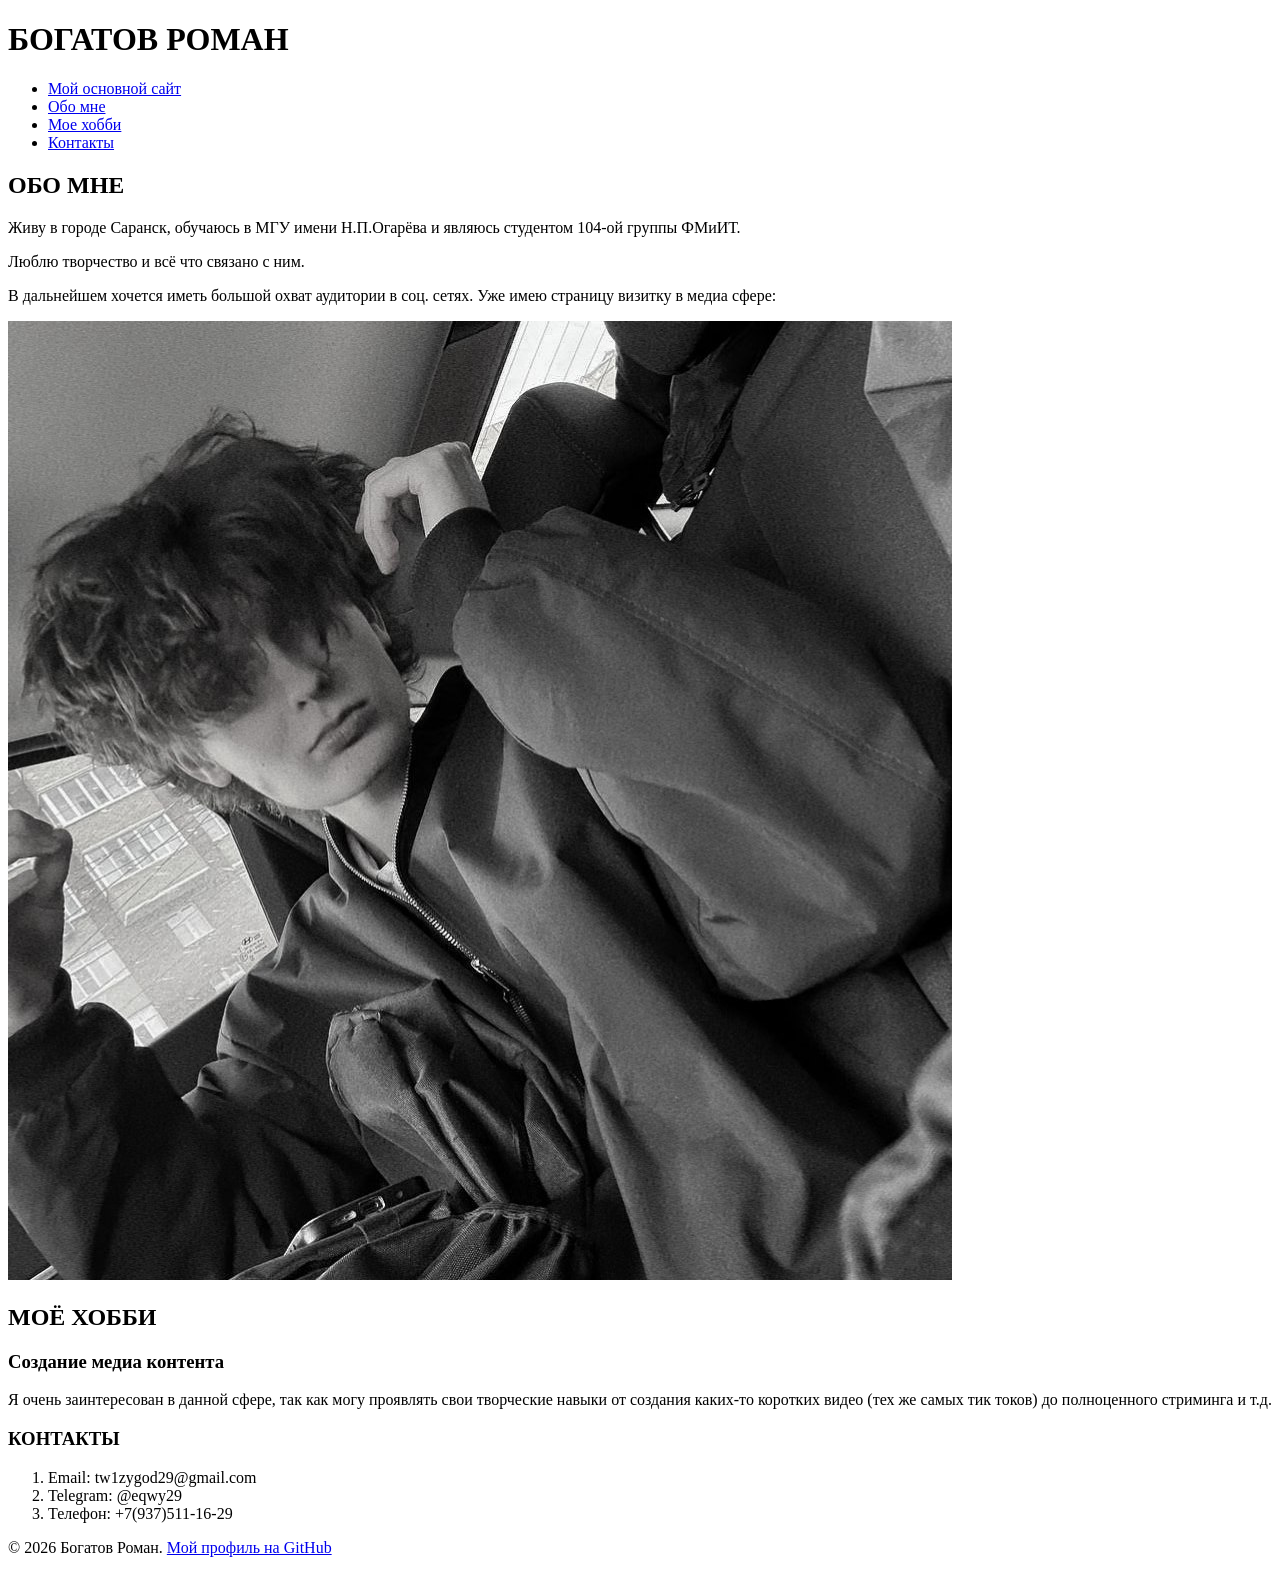
<file: index.html>
<!DOCTYPE html>
<html lang="ru">
<head>
    <meta charset="UTF-8">
    <meta name="description" content="Личная страница-визитка web-разработчика">
    <title>Богатов Роман</title>
</head>
<body>

    <header>
        <h1>БОГАТОВ РОМАН</h1>
        <nav>
            <ul>
		<li><a href="https://tw1zygod.netlify.app/">Мой основной сайт</a></li>
                <li><a href="#about">Обо мне</a></li>
                <li><a href="#hobby">Мое хобби</a></li>
                <li><a href="#contacts">Контакты</a></li>
            </ul>
        </nav>
    </header>

    <main>
        <section id="about">
            <h2>ОБО МНЕ</h2>
            <p>Живу в городе Саранск, обучаюсь в МГУ имени Н.П.Огарёва и являюсь студентом 104-ой группы ФМиИТ.</p>
            <p>Люблю творчество и всё что связано с ним.</p>
            <p>В дальнейшем хочется иметь большой охват аудитории в соц. сетях. Уже имею страницу визитку в медиа сфере: </p>
            
            <img src="1.jpg" alt="Это я =D">
        </section>

        <section id="hobby">
            <h2>МОЁ ХОББИ</h2>
            <article>
                <h3>Создание медиа контента</h3>
                <p>Я очень заинтересован в данной сфере, так как могу проявлять свои творческие навыки от создания каких-то коротких видео (тех же самых тик токов) до полноценного стриминга и т.д.</p>
            </article>
        </section>
    </main>

    <aside id="contacts">
        <h3>КОНТАКТЫ</h3>
        <ol>
            <li>Email: tw1zygod29@gmail.com</li>
            <li>Telegram: @eqwy29</li>
            <li>Телефон: +7(937)511-16-29</li>
        </ol>
    </aside>

    <footer>
        <p>&copy; 2026 Богатов Роман. <a href="https://github.com/tw1zygod" target="_blank">Мой профиль на GitHub</a></p>
    </footer>

</body>
</html>
</file>
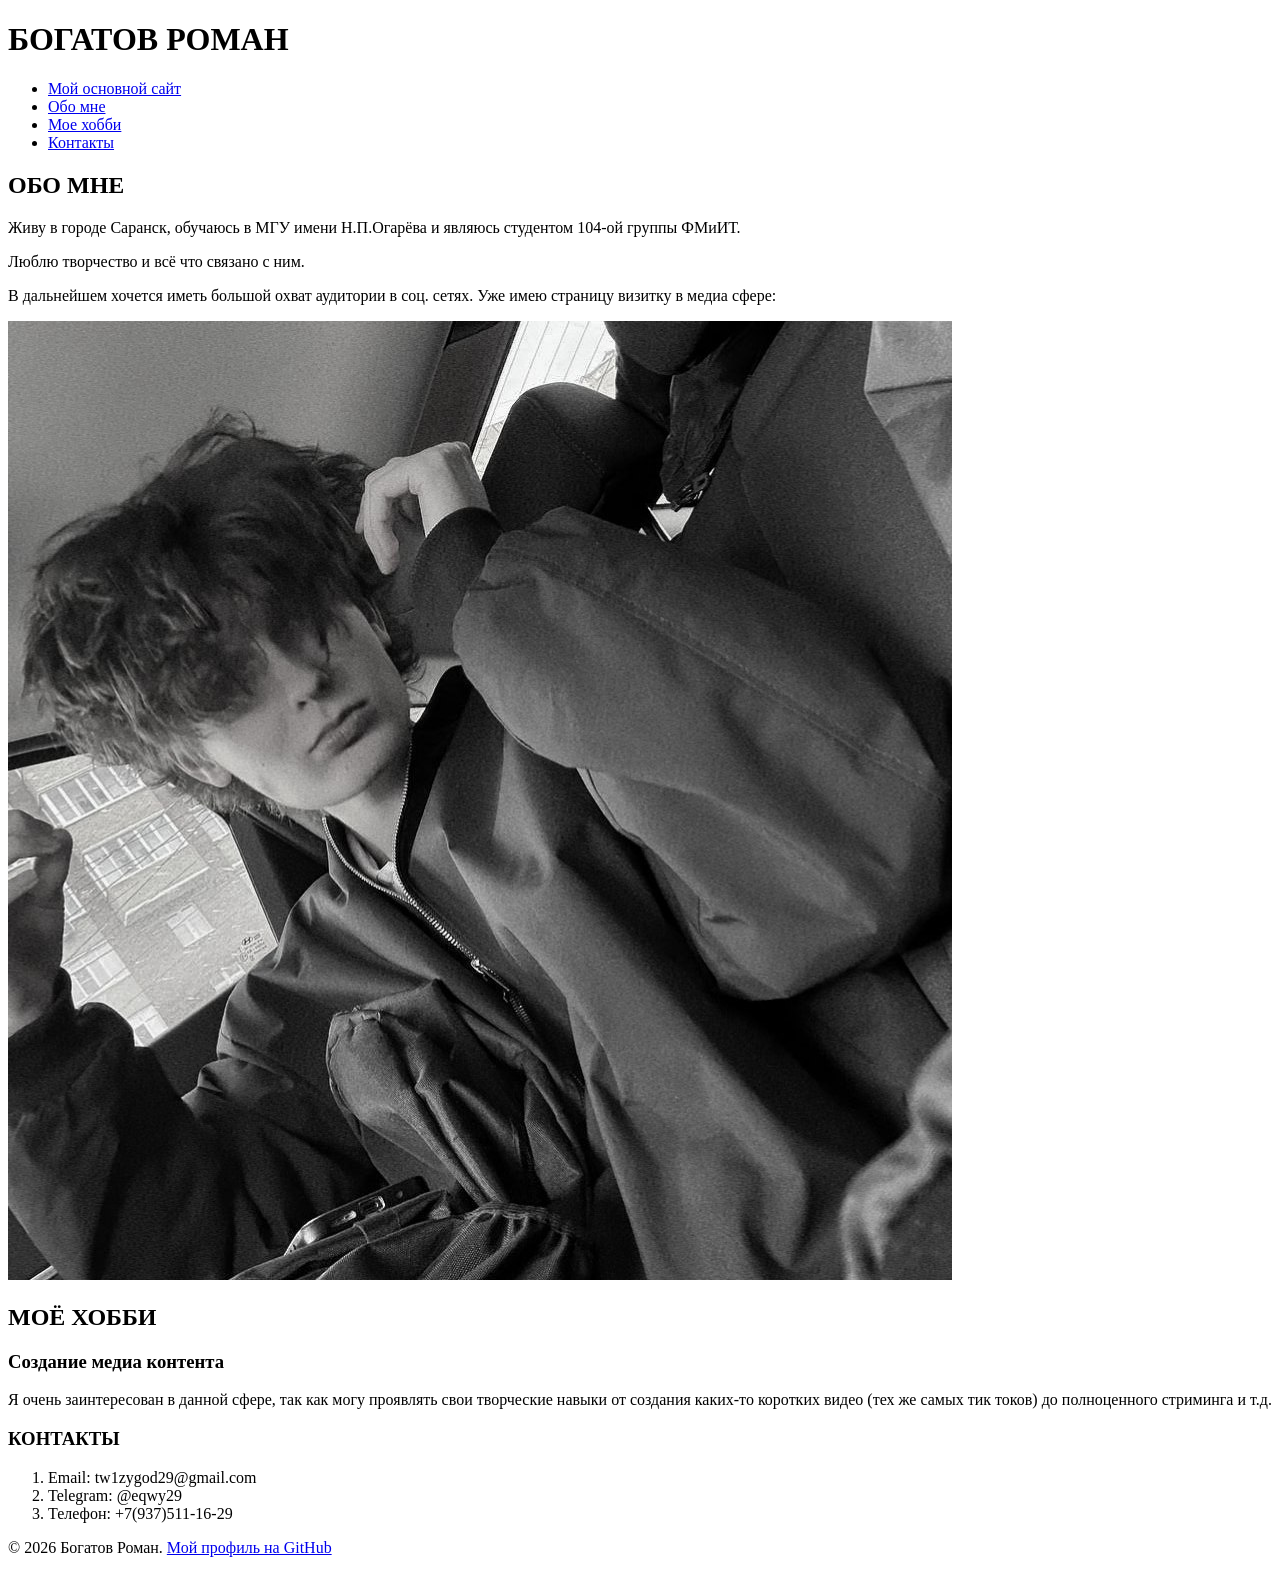
<file: MyPortfolio/index.html>
<!DOCTYPE html>
<html lang="ru">
<head>
    <meta charset="UTF-8">
    <meta name="description" content="Личная страница-визитка web-разработчика">
    <title>Богатов Роман</title>
</head>
<body>

    <header>
        <h1>БОГАТОВ РОМАН</h1>
        <nav>
            <ul>
		<li><a href="https://tw1zygod.netlify.app/">Мой основной сайт</a></li>
                <li><a href="#about">Обо мне</a></li>
                <li><a href="#hobby">Мое хобби</a></li>
                <li><a href="#contacts">Контакты</a></li>
            </ul>
        </nav>
    </header>

    <main>
        <section id="about">
            <h2>ОБО МНЕ</h2>
            <p>Живу в городе Саранск, обучаюсь в МГУ имени Н.П.Огарёва и являюсь студентом 104-ой группы ФМиИТ.</p>
            <p>Люблю творчество и всё что связано с ним.</p>
            <p>В дальнейшем хочется иметь большой охват аудитории в соц. сетях. Уже имею страницу визитку в медиа сфере: </p>
            
            <img src="1.jpg" alt="Это я =D">
        </section>

        <section id="hobby">
            <h2>МОЁ ХОББИ</h2>
            <article>
                <h3>Создание медиа контента</h3>
                <p>Я очень заинтересован в данной сфере, так как могу проявлять свои творческие навыки от создания каких-то коротких видео (тех же самых тик токов) до полноценного стриминга и т.д.</p>
            </article>
        </section>
    </main>

    <aside id="contacts">
        <h3>КОНТАКТЫ</h3>
        <ol>
            <li>Email: tw1zygod29@gmail.com</li>
            <li>Telegram: @eqwy29</li>
            <li>Телефон: +7(937)511-16-29</li>
        </ol>
    </aside>

    <footer>
        <p>&copy; 2026 Богатов Роман. <a href="https://github.com/tw1zygod" target="_blank">Мой профиль на GitHub</a></p>
    </footer>

</body>
</html>
</file>
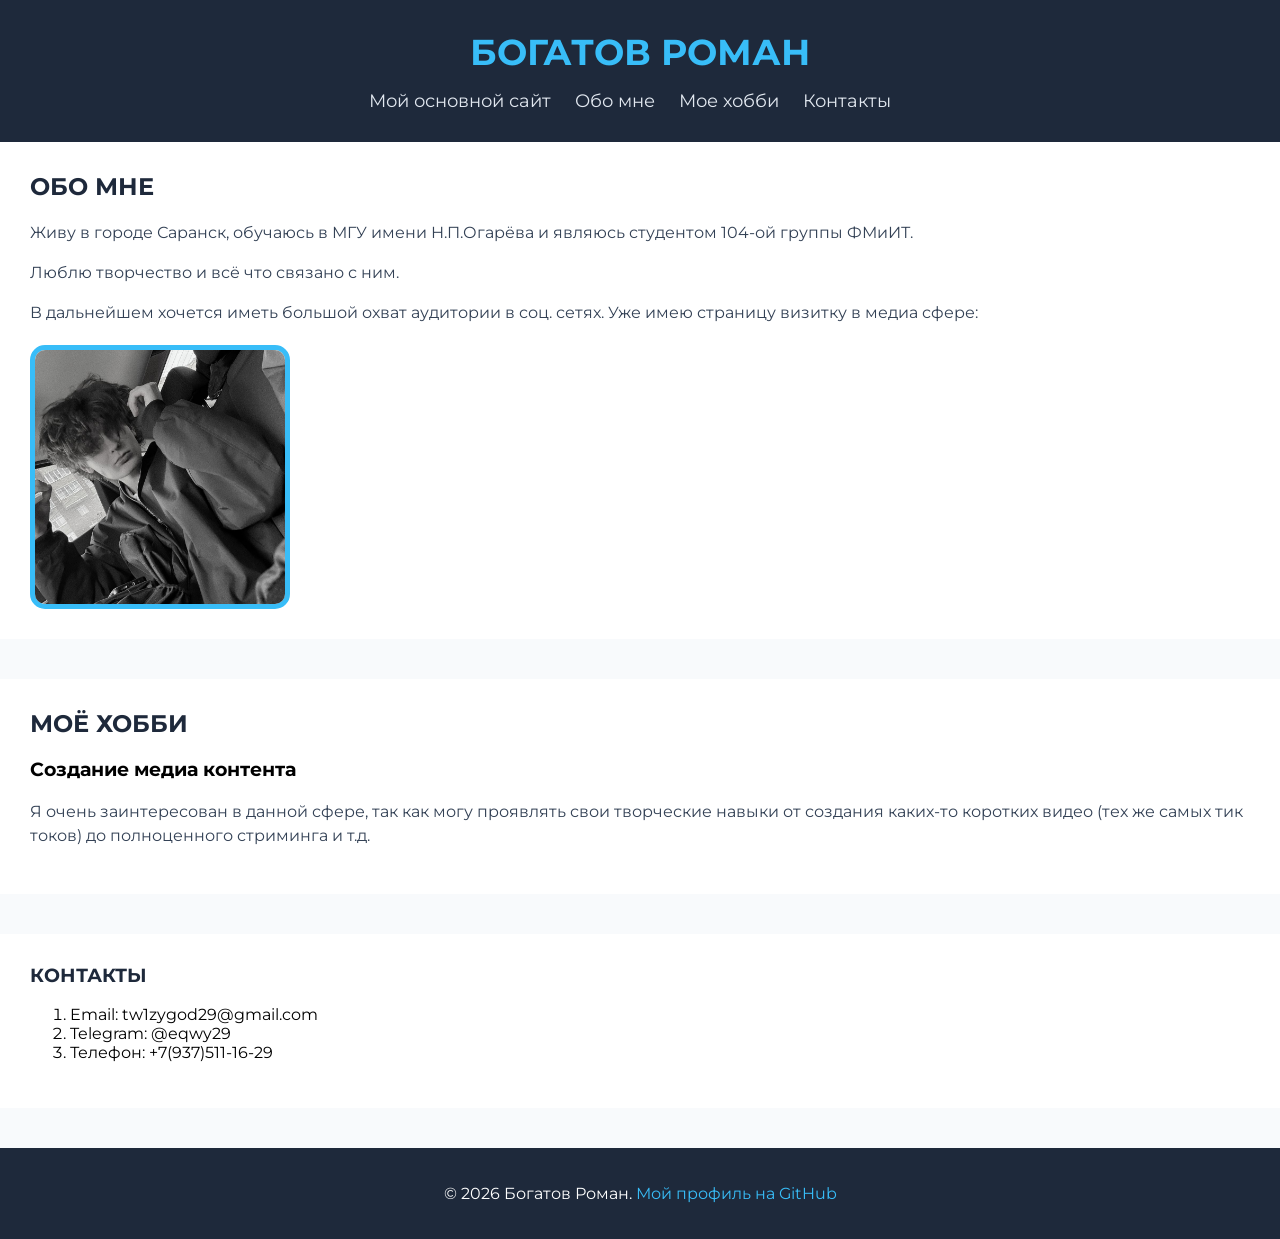
<file: MyPortfolio_Day2/index.html>
<!DOCTYPE html>
<html lang="ru">
<head>
    <meta charset="UTF-8">
    <meta name="description" content="Личная страница-визитка web-разработчика">
    <title>Богатов Роман</title>
    <link href="https://fonts.googleapis.com/css2?family=Montserrat:wght@400;700&display=swap" rel="stylesheet">
    <link rel="stylesheet" href="style.css">
</head>
<body>

    <header class="page-header">
        <h1 class="main-title">БОГАТОВ РОМАН</h1>
        <nav class="main-nav">
            <ul class="nav-list">
                <li><a href="https://tw1zygod.netlify.app/" class="nav-link">Мой основной сайт</a></li>
                <li><a href="#about" class="nav-link">Обо мне</a></li>
                <li><a href="#hobby" class="nav-link">Мое хобби</a></li>
                <li><a href="#contacts" class="nav-link">Контакты</a></li>
            </ul>
        </nav>
    </header>

    <main class="main-content">
        <section id="about" class="content-section about-section">
            <h2 class="section-title">ОБО МНЕ</h2>
            <p class="section-text">Живу в городе Саранск, обучаюсь в МГУ имени Н.П.Огарёва и являюсь студентом 104-ой группы ФМиИТ.</p>
            <p class="section-text">Люблю творчество и всё что связано с ним.</p>
            <p class="section-text">В дальнейшем хочется иметь большой охват аудитории в соц. сетях. Уже имею страницу визитку в медиа сфере: </p>
            
            <img src="1.jpg" alt="Это я =D" class="profile-photo">
        </section>

        <section id="hobby" class="content-section hobby-section">
            <h2 class="section-title">МОЁ ХОББИ</h2>
            <article class="hobby-card">
                <h3 class="card-title">Создание медиа контента</h3>
                <p class="section-text">Я очень заинтересован в данной сфере, так как могу проявлять свои творческие навыки от создания каких-то коротких видео (тех же самых тик токов) до полноценного стриминга и т.д.</p>
            </article>
        </section>
    </main>

    <aside id="contacts" class="content-section contacts-section">
        <h3 class="section-title">КОНТАКТЫ</h3>
        <ol class="contacts-list">
            <li class="contact-item">Email: tw1zygod29@gmail.com</li>
            <li class="contact-item">Telegram: @eqwy29</li>
            <li class="contact-item">Телефон: +7(937)511-16-29</li>
        </ol>
    </aside>

    <footer class="page-footer">
        <p class="footer-text">&copy; 2026 Богатов Роман. <a href="https://github.com/tw1zygod" target="_blank" class="footer-link">Мой профиль на GitHub</a></p>
    </footer>

</body>
</html>
</file>
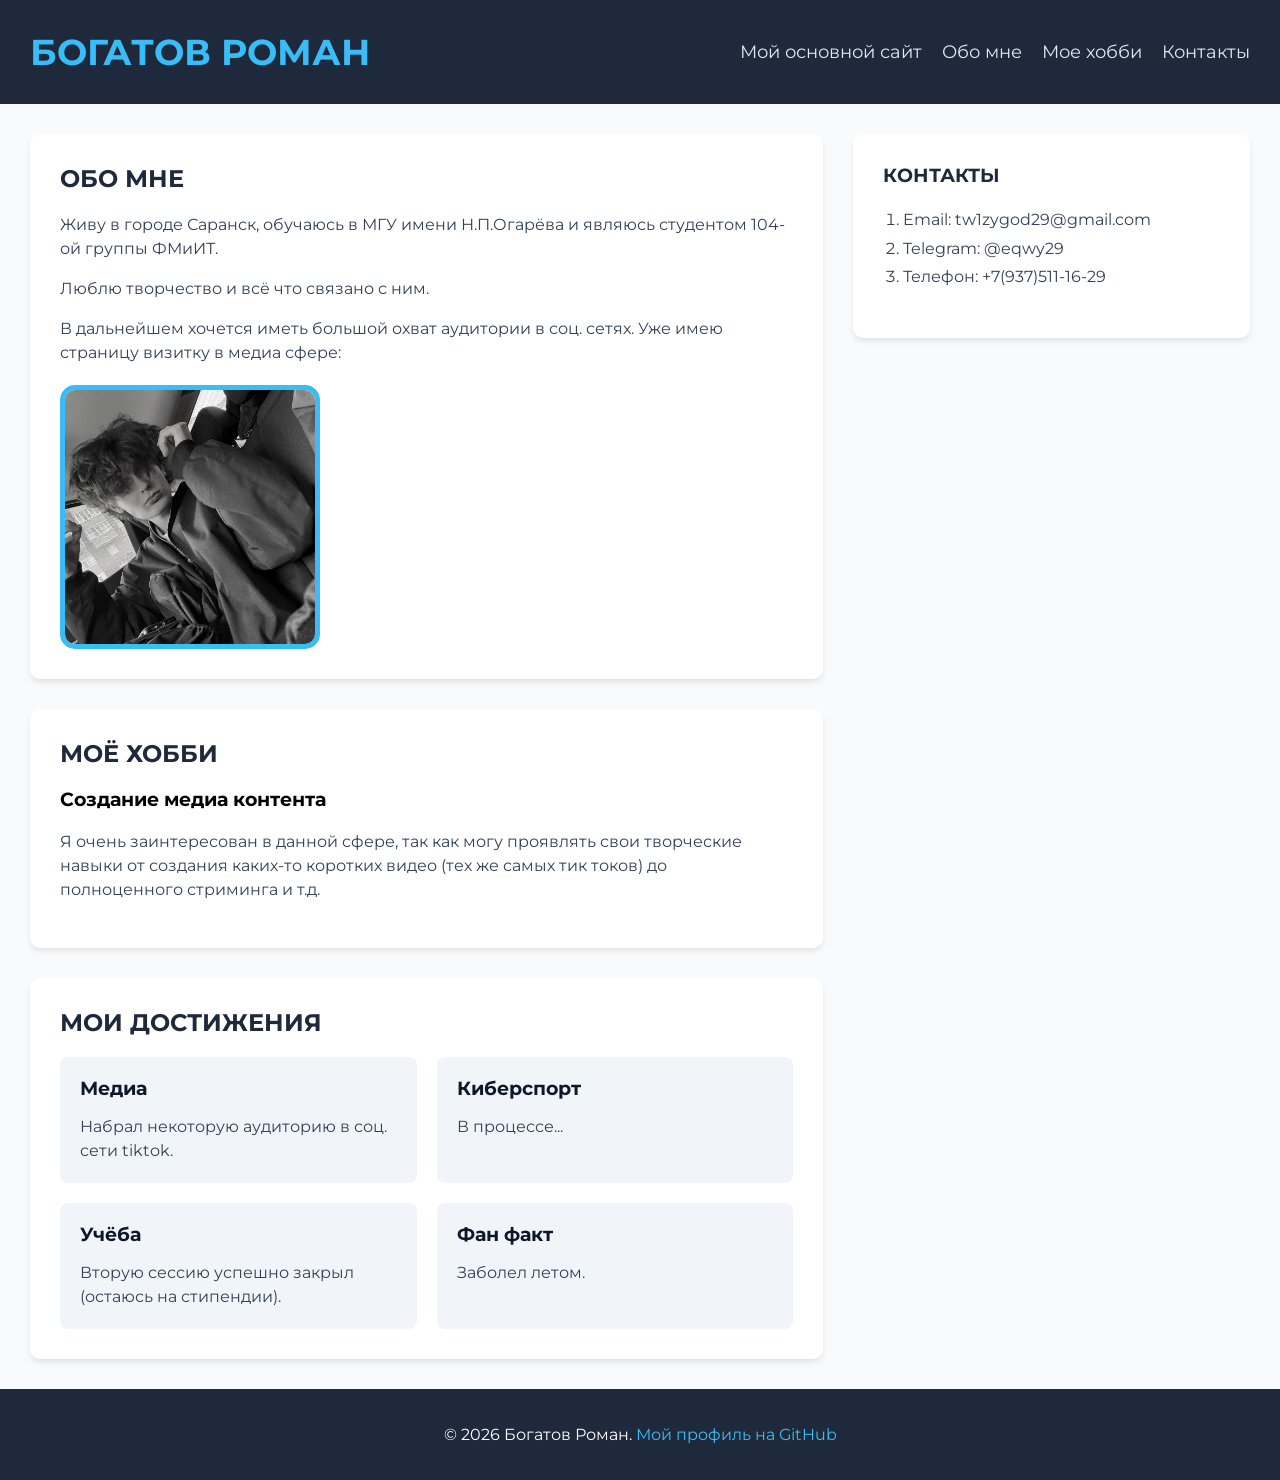
<file: MyPortfolio_Day3/index.html>
<!DOCTYPE html>
<html lang="ru">
<head>
    <meta charset="UTF-8">
    <meta name="description" content="Личная страница-визитка web-разработчика">
    <title>Богатов Роман</title>
    <link href="https://fonts.googleapis.com/css2?family=Montserrat:wght@400;700&display=swap" rel="stylesheet">
    <link rel="stylesheet" href="style.css">
</head>
<body>

    <header class="page-header">
        <h1 class="main-title">БОГАТОВ РОМАН</h1>
        <nav class="main-nav">
            <ul class="nav-list">
                <li><a href="https://tw1zygod.netlify.app/" class="nav-link">Мой основной сайт</a></li>
                <li><a href="#about" class="nav-link">Обо мне</a></li>
                <li><a href="#hobby" class="nav-link">Мое хобби</a></li>
                <li><a href="#contacts" class="nav-link">Контакты</a></li>
            </ul>
        </nav>
    </header>

    <div class="page-wrapper">
        <main class="main-content">
            <section id="about" class="content-section about-section">
                <h2 class="section-title">ОБО МНЕ</h2>
                <p class="section-text">Живу в городе Саранск, обучаюсь в МГУ имени Н.П.Огарёва и являюсь студентом 104-ой группы ФМиИТ.</p>
                <p class="section-text">Люблю творчество и всё что связано с ним.</p>
                <p class="section-text">В дальнейшем хочется иметь большой охват аудитории в соц. сетях. Уже имею страницу визитку в медиа сфере: </p>
                
                <img src="1.jpg" alt="Это я =D" class="profile-photo">
            </section>

            <section id="hobby" class="content-section hobby-section">
                <h2 class="section-title">МОЁ ХОББИ</h2>
                <article class="hobby-card">
                    <h3 class="card-title">Создание медиа контента</h3>
                    <p class="section-text">Я очень заинтересован в данной сфере, так как могу проявлять свои творческие навыки от создания каких-то коротких видео (тех же самых тик токов) до полноценного стриминга и т.д.</p>
                </article>
            </section>

            <section id="projects" class="content-section projects-section">
                <h2 class="section-title">МОИ ДОСТИЖЕНИЯ</h2>
                <div class="cards-grid">
                    <article class="project-card">
                        <h3 class="card-title">Медиа</h3>
                        <p class="section-text">Набрал некоторую аудиторию в соц. сети tiktok.</p>
                    </article>
                    <article class="project-card">
                        <h3 class="card-title">Киберспорт</h3>
                        <p class="section-text">В процессе...</p>
                    </article>
                    <article class="project-card">
                        <h3 class="card-title">Учёба</h3>
                        <p class="section-text">Вторую сессию успешно закрыл (остаюсь на стипендии).</p>
                    </article>
                    <article class="project-card">
                        <h3 class="card-title">Фан факт</h3>
                        <p class="section-text">Заболел летом.</p>
                    </article>
                </div>
            </section>
        </main>

        <aside id="contacts" class="content-section contacts-section">
            <h3 class="section-title">КОНТАКТЫ</h3>
            <ol class="contacts-list">
                <li class="contact-item">Email: tw1zygod29@gmail.com</li>
                <li class="contact-item">Telegram: @eqwy29</li>
                <li class="contact-item">Телефон: +7(937)511-16-29</li>
            </ol>
        </aside>
    </div>

    <footer class="page-footer">
        <p class="footer-text">&copy; 2026 Богатов Роман. <a href="https://github.com/tw1zygod" target="_blank" class="footer-link">Мой профиль на GitHub</a></p>
    </footer>

</body>
</html>
</file>
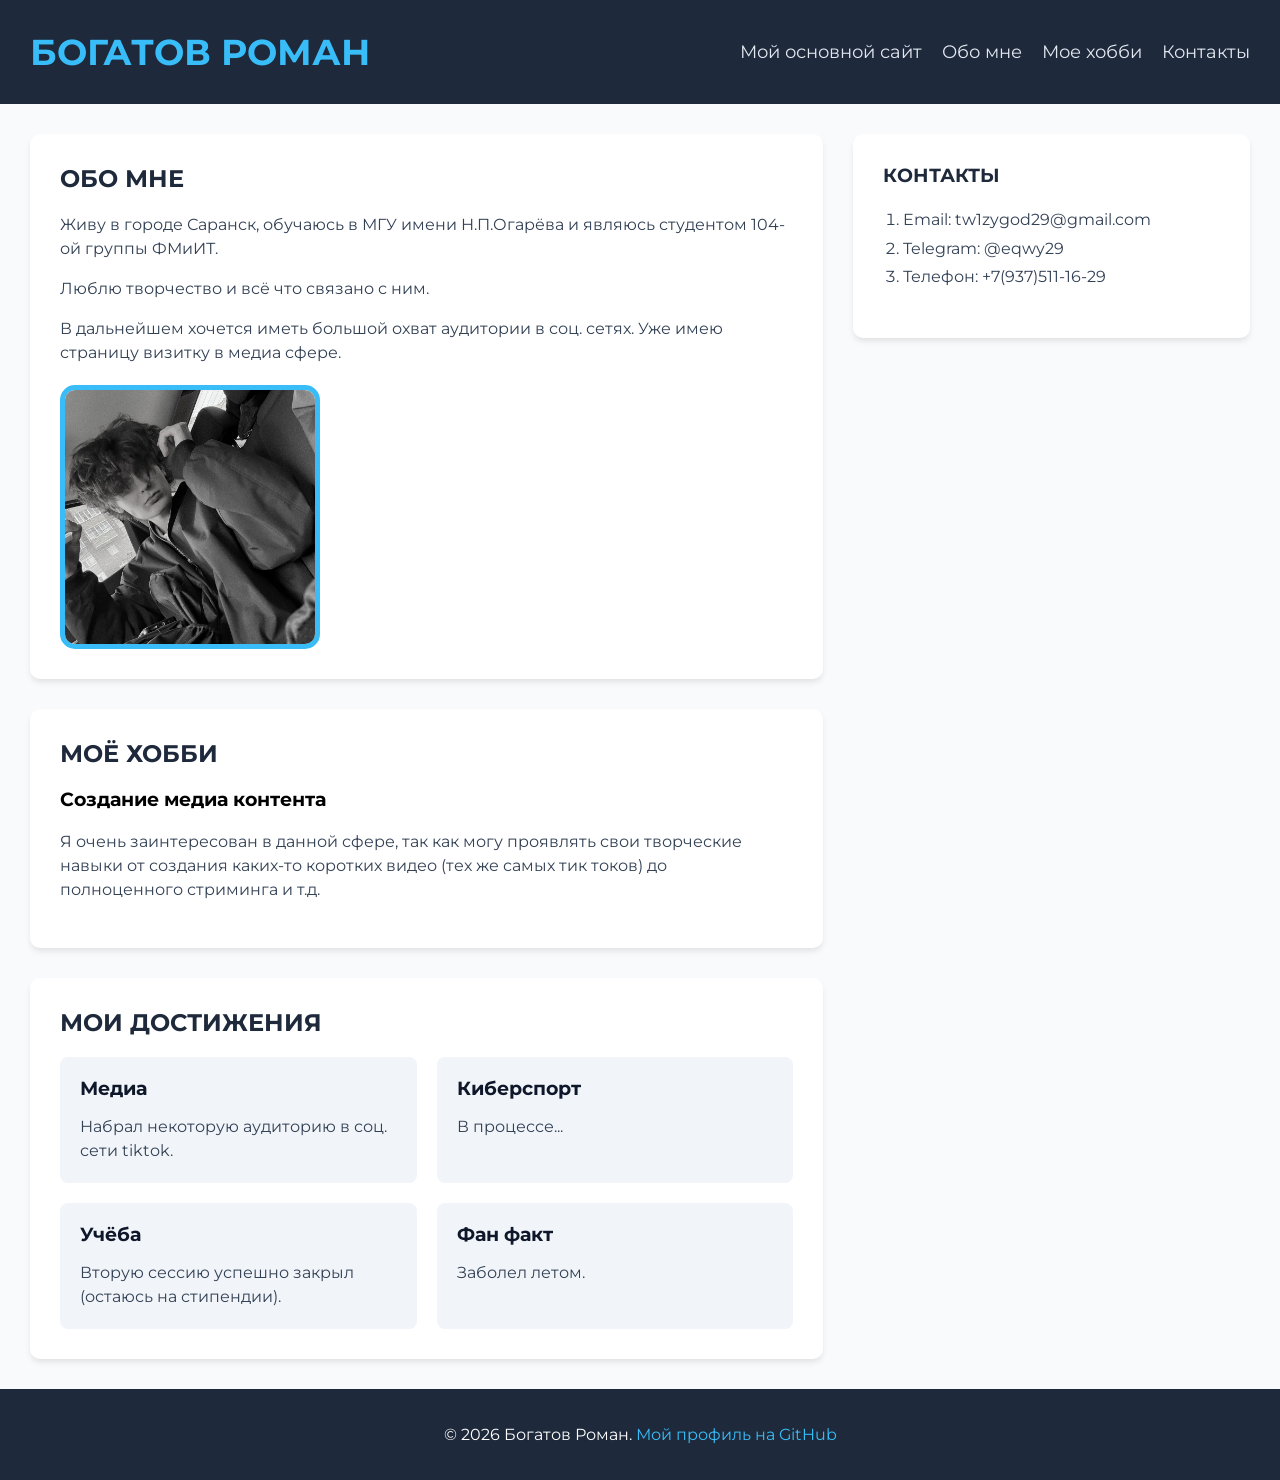
<file: MyPortfolio_Day4/index.html>
<!DOCTYPE html>
<html lang="ru">
<head>
    <meta charset="UTF-8">
    <meta name="viewport" content="width=device-width, initial-scale=1.0">
    <meta name="description" content="Личная страница-визитка web-разработчика">
    <title>Богатов Роман</title>
    <link href="https://fonts.googleapis.com/css2?family=Montserrat:wght@400;700&display=swap" rel="stylesheet">
    <link rel="stylesheet" href="style.css">
</head>
<body>
    <header class="page-header">
        <h1 class="main-title">БОГАТОВ РОМАН</h1>
        <nav class="main-nav">
            <ul class="nav-list">
                <li><a href="https://tw1zygod.netlify.app/" class="nav-link">Мой основной сайт</a></li>
                <li><a href="#about" class="nav-link">Обо мне</a></li>
                <li><a href="#hobby" class="nav-link">Мое хобби</a></li>
                <li><a href="#contacts" class="nav-link">Контакты</a></li>
            </ul>
        </nav>
    </header>

    <div class="page-wrapper">
        <main class="main-content">
            <section id="about" class="content-section about-section">
                <h2 class="section-title">ОБО МНЕ</h2>
                <p class="section-text">Живу в городе Саранск, обучаюсь в МГУ имени Н.П.Огарёва и являюсь студентом 104-ой группы ФМиИТ.</p>
                <p class="section-text">Люблю творчество и всё что связано с ним.</p>
                <p class="section-text">В дальнейшем хочется иметь большой охват аудитории в соц. сетях. Уже имею страницу визитку в медиа сфере.</p>
                
                <img src="1.jpg" alt="Это я =D" class="profile-photo">
            </section>

            <section id="hobby" class="content-section hobby-section">
                <h2 class="section-title">МОЁ ХОББИ</h2>
                <article class="hobby-card">
                    <h3 class="card-title">Создание медиа контента</h3>
                    <p class="section-text">Я очень заинтересован в данной сфере, так как могу проявлять свои творческие навыки от создания каких-то коротких видео (тех же самых тик токов) до полноценного стриминга и т.д.</p>
                </article>
            </section>

            <section id="projects" class="content-section projects-section">
                <h2 class="section-title">МОИ ДОСТИЖЕНИЯ</h2>
                <div class="cards-grid">
                    <article class="project-card">
                        <h3 class="card-title">Медиа</h3>
                        <p class="section-text">Набрал некоторую аудиторию в соц. сети tiktok.</p>
                    </article>
                    <article class="project-card">
                        <h3 class="card-title">Киберспорт</h3>
                        <p class="section-text">В процессе...</p>
                    </article>
                    <article class="project-card">
                        <h3 class="card-title">Учёба</h3>
                        <p class="section-text">Вторую сессию успешно закрыл (остаюсь на стипендии).</p>
                    </article>
                    <article class="project-card">
                        <h3 class="card-title">Фан факт</h3>
                        <p class="section-text">Заболел летом.</p>
                    </article>
                </div>
            </section>
        </main>

        <aside id="contacts" class="content-section contacts-section">
            <h3 class="section-title">КОНТАКТЫ</h3>
            <ol class="contacts-list">
                <li class="contact-item">Email: tw1zygod29@gmail.com</li>
                <li class="contact-item">Telegram: @eqwy29</li>
                <li class="contact-item">Телефон: +7(937)511-16-29</li>
            </ol>
        </aside>
    </div>

    <footer class="page-footer">
        <p class="footer-text">&copy; 2026 Богатов Роман. <a href="https://github.com/tw1zygod" target="_blank" class="footer-link">Мой профиль на GitHub</a></p>
    </footer>
</body>
</html>
</file>
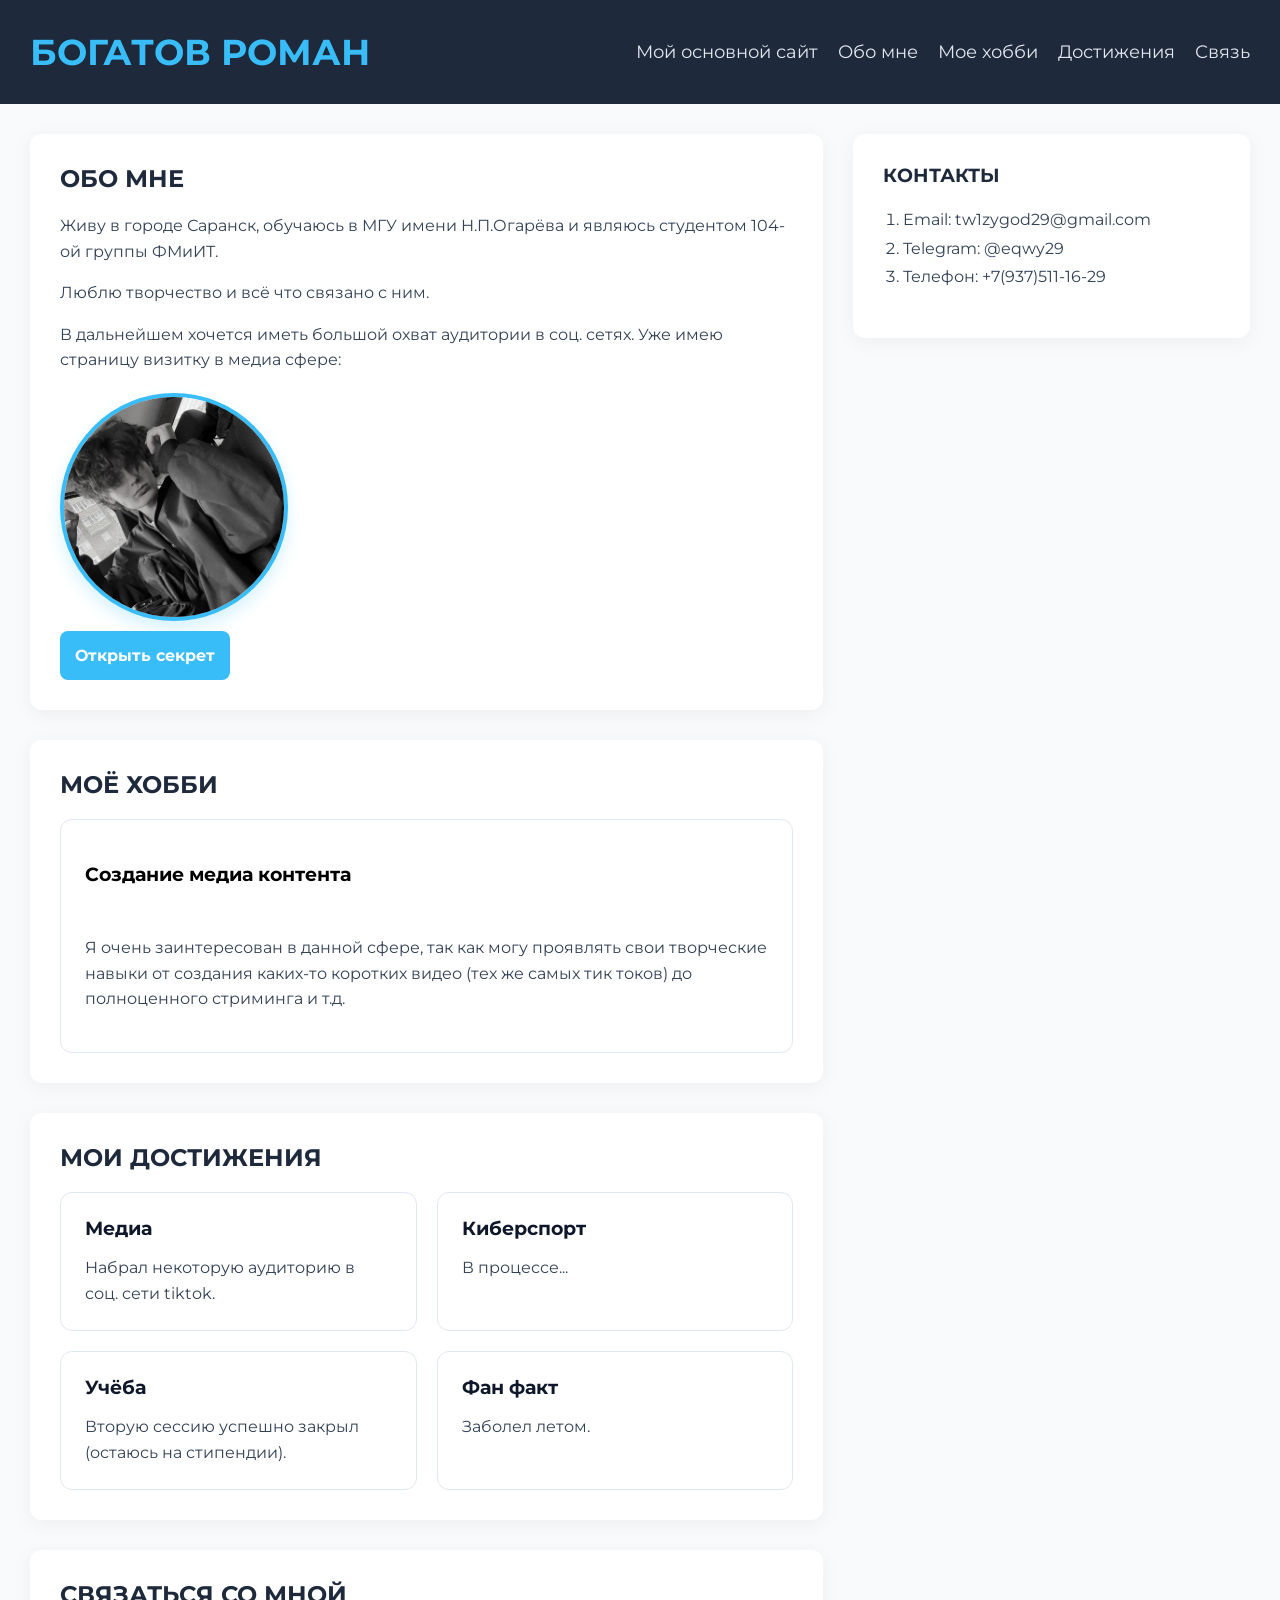
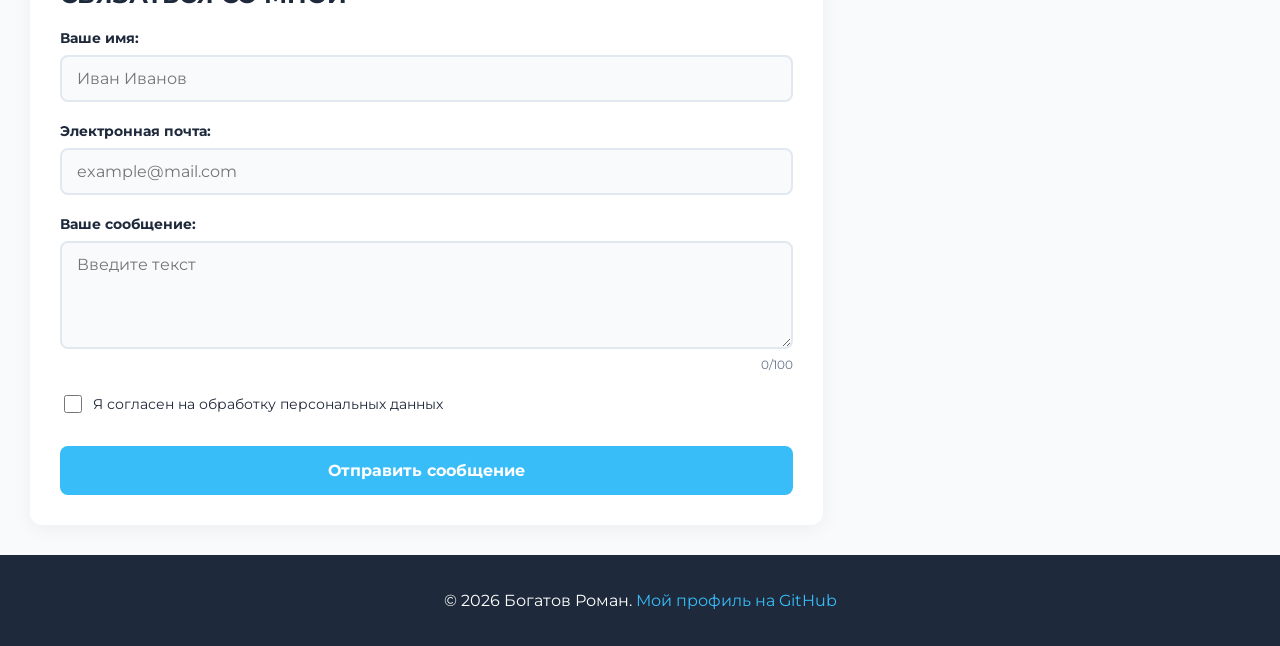
<file: MyPortfolio_Day5/index.html>
<!DOCTYPE html>
<html lang="ru">
<head>
    <meta charset="UTF-8">
    <meta name="viewport" content="width=device-width, initial-scale=1.0">
    <meta name="description" content="Личная страница-визитка web-разработчика">
    <title>Богатов Роман</title>
    <link href="https://fonts.googleapis.com/css2?family=Montserrat:wght@400;700&display=swap" rel="stylesheet">
    <link rel="stylesheet" href="style.css">
</head>
<body>
    <header class="page-header">
        <h1 class="main-title">БОГАТОВ РОМАН</h1>
        <nav class="main-nav">
            <ul class="nav-list">
                <li><a href="https://tw1zygod.netlify.app/" class="nav-link">Мой основной сайт</a></li>
                <li><a href="#about" class="nav-link">Обо мне</a></li>
                <li><a href="#hobby" class="nav-link">Мое хобби</a></li>
                <li><a href="#projects" class="nav-link">Достижения</a></li>
                <li><a href="#feedback" class="nav-link">Связь</a></li>
            </ul>
        </nav>
    </header>

    <div class="page-wrapper">
        <main class="main-content">
            <section id="about" class="content-section about-section">
                <h2 class="section-title">ОБО МНЕ</h2>
                <p class="section-text">Живу в городе Саранск, обучаюсь в МГУ имени Н.П.Огарёва и являюсь студентом 104-ой группы ФМиИТ.</p>
                <p class="section-text">Люблю творчество и всё что связано с ним.</p>
                <p class="section-text">В дальнейшем хочется иметь большой охват аудитории в соц. сетях. Уже имею страницу визитку в медиа сфере: </p>
                <img src="1.jpg" alt="Это я =D" class="profile-photo">
                <button class="btn-open submit-btn">Открыть секрет</button>
            </section>

            <section id="hobby" class="content-section hobby-section">
                <h2 class="section-title">МОЁ ХОББИ</h2>
                <article class="hobby-card">
                    <h3 class="card-title">Создание медиа контента</h3>
                    <p class="section-text">Я очень заинтересован в данной сфере, так как могу проявлять свои творческие навыки от создания каких-то коротких видео (тех же самых тик токов) до полноценного стриминга и т.д.</p>
                </article>
            </section>

            <section id="projects" class="content-section projects-section">
                <h2 class="section-title">МОИ ДОСТИЖЕНИЯ</h2>
                <div class="cards-grid"></div>
            </section>

            <section id="feedback" class="content-section form-section">
                <h2 class="section-title">СВЯЗАТЬСЯ СО МНОЙ</h2>
                <form action="#" method="POST" class="feedback-form">
                    <div class="form-group">
                        <label for="user_name" class="form-label">Ваше имя:</label>
                        <input type="text" id="user_name" name="username" class="form-input" placeholder="Иван Иванов" required>
                    </div>
                    
                    <div class="form-group">
                        <label for="user_email" class="form-label">Электронная почта:</label>
                        <input type="email" id="user_email" name="email" class="form-input" placeholder="example@mail.com" required>
                    </div>

                    <div class="form-group">
                        <label for="user_message" class="form-label">Ваше сообщение:</label>
                        <textarea id="user_message" name="message" class="form-input message-input" placeholder="Введите текст" maxlength="100" required></textarea>
                        <p class="char-counter">0/100</p>
                    </div>

                    <div class="form-group checkbox-group">
                        <input type="checkbox" id="user_agreement" name="agreement" class="form-checkbox" required>
                        <label for="user_agreement" class="form-label checkbox-label">Я согласен на обработку персональных данных</label>
                    </div>

                    <button type="submit" class="submit-btn">Отправить сообщение</button>
                </form>
            </section>
        </main>

        <aside id="contacts" class="content-section contacts-section">
            <h3 class="section-title">КОНТАКТЫ</h3>
            <ol class="contacts-list">
                <li class="contact-item">Email: tw1zygod29@gmail.com</li>
                <li class="contact-item">Telegram: @eqwy29</li>
                <li class="contact-item">Телефон: +7(937)511-16-29</li>
            </ol>
        </aside>
    </div>

    <footer class="page-footer">
        <p class="footer-text">&copy; 2026 Богатов Роман. <a href="https://github.com/tw1zygod" target="_blank" class="footer-link">Мой профиль на GitHub</a></p>
    </footer>

    <div class="modal">
        <div class="modal-content">
            <h3 class="section-title">Всплывающее окно</h3>
            <p class="section-text">Здесь находится важная информация или меню.</p>
            <button class="btn-close submit-btn">Закрыть</button>
        </div>
    </div>

    <script src="script.js" defer></script>
</body>
</html>
</file>
<file: MyPortfolio_Day2/style.css>
body {
    font-family: 'Montserrat', sans-serif;
    margin: 0px; 
    background-color: #f8fafc;
}

.page-header {
    background-color: #1e293b;
    color: #ffffff;
    padding: 30px;
}

.main-title {
    text-align: center;
    color: #38bdf8;
    font-size: 36px;
    margin: 0px; 
}

.nav-list {
    text-align: center;
    padding: 0px;
    margin-bottom: 0px;
}

.nav-list li {
    display: inline-block;
    margin-right: 20px;
}

.nav-link {
    color: #e2e8f0;
    text-decoration: none;
    font-size: 18px;
}

.content-section {
    padding: 30px;
    margin-bottom: 40px;
    background-color: #ffffff;
}

.section-title {
    color: #1e293b;
    margin-top: 0px;
}

.section-text {
    color: #334155;
    line-height: 1.5;
}

.profile-photo {
    width: 250px;
    border: 5px solid #38bdf8;
    border-radius: 15px;
    display: block;
    margin-top: 20px;
}

.page-footer {
    background-color: #1e293b;
    color: #ffffff;
    padding: 20px;
    text-align: center;
}

.footer-link {
    color: #38bdf8;
    text-decoration: none;
}
</file>
<file: MyPortfolio_Day3/style.css>
body {
    font-family: 'Montserrat', sans-serif;
    margin: 0px; 
    background-color: #f8fafc;
}

.page-header {
    background-color: #1e293b;
    color: #ffffff;
    padding: 30px;
    display: flex;
    justify-content: space-between;
    align-items: center;
}

.main-title {
    color: #38bdf8;
    font-size: 36px;
    margin: 0px; 
}

.nav-list {
    padding: 0px;
    margin: 0px;
    list-style: none;
    display: flex;
    gap: 20px;
}

.nav-link {
    color: #e2e8f0;
    text-decoration: none;
    font-size: 18px;
    transition: color 0.3s ease;
}

.nav-link:hover {
    color: #38bdf8;
}

.page-wrapper {
    display: grid;
    grid-template-columns: 2fr 1fr;
    gap: 30px;
    padding: 30px;
    align-items: start;
    max-width: 1400px;
    margin: 0 auto;
}

.content-section {
    padding: 30px;
    background-color: #ffffff;
    border-radius: 10px;
    box-shadow: 0 4px 6px -1px rgb(0 0 0 / 0.1);
    margin-bottom: 30px;
}

.content-section:last-child {
    margin-bottom: 0;
}

.section-title {
    color: #1e293b;
    margin-top: 0px;
}

.section-text {
    color: #334155;
    line-height: 1.5;
}

.profile-photo {
    width: 250px;
    border: 5px solid #38bdf8;
    border-radius: 15px;
    display: block;
    margin-top: 20px;
}

.cards-grid {
    display: grid;
    grid-template-columns: 1fr 1fr;
    gap: 20px;
    margin-top: 20px;
}

.project-card {
    background-color: #f1f5f9;
    padding: 20px;
    border-radius: 8px;
    display: flex;
    flex-direction: column;
    gap: 15px;
}

.project-card .card-title,
.project-card .section-text {
    margin: 0; 
}

.project-card .card-title {
    color: #0f172a;
}

.contacts-list {
    padding-left: 20px;
    line-height: 1.8;
    color: #334155;
}

.page-footer {
    background-color: #1e293b;
    color: #ffffff;
    padding: 20px;
    text-align: center;
}

.footer-link {
    color: #38bdf8;
    text-decoration: none;
}
</file>
<file: MyPortfolio_Day4/style.css>
body {
    font-family: 'Montserrat', sans-serif;
    margin: 0px; 
    background-color: #f8fafc;
}

.page-header {
    background-color: #1e293b;
    color: #ffffff;
    padding: 30px;
    display: flex;
    justify-content: space-between;
    align-items: center;
}

.main-title {
    color: #38bdf8;
    font-size: 36px;
    margin: 0px; 
}

.nav-list {
    padding: 0px;
    margin: 0px;
    list-style: none;
    display: flex;
    gap: 20px;
}

.nav-link {
    color: #e2e8f0;
    text-decoration: none;
    font-size: 18px;
    transition: color 0.3s ease;
}

.nav-link:hover {
    color: #38bdf8;
}

.page-wrapper {
    display: grid;
    grid-template-columns: 2fr 1fr;
    gap: 30px;
    padding: 30px;
    align-items: start;
    max-width: 1400px;
    margin: 0 auto;
}

.content-section {
    padding: 30px;
    background-color: #ffffff;
    border-radius: 10px;
    box-shadow: 0 4px 6px -1px rgb(0 0 0 / 0.1);
    margin-bottom: 30px;
}

.content-section:last-child {
    margin-bottom: 0;
}

.section-title {
    color: #1e293b;
    margin-top: 0px;
}

.section-text {
    color: #334155;
    line-height: 1.5;
}

.profile-photo {
    width: 100%;
    max-width: 250px;
    border: 5px solid #38bdf8;
    border-radius: 15px;
    display: block;
    margin-top: 20px;
}

.cards-grid {
    display: grid;
    grid-template-columns: 1fr 1fr;
    gap: 20px;
    margin-top: 20px;
}

.project-card {
    background-color: #f1f5f9;
    padding: 20px;
    border-radius: 8px;
    display: flex;
    flex-direction: column;
    gap: 15px;
}

.project-card .card-title,
.project-card .section-text {
    margin: 0; 
}

.project-card .card-title {
    color: #0f172a;
}

.contacts-list {
    padding-left: 20px;
    line-height: 1.8;
    color: #334155;
}

.page-footer {
    background-color: #1e293b;
    color: #ffffff;
    padding: 20px;
    text-align: center;
}

.footer-link {
    color: #38bdf8;
    text-decoration: none;
}

@media (max-width: 768px) {
    .page-header {
        flex-direction: column;
        gap: 15px;
        text-align: center;
    }
    
    .nav-list {
        flex-wrap: wrap;
        justify-content: center;
    }

    .page-wrapper {
        grid-template-columns: 1fr;
    }
}

@media (max-width: 480px) {
    .nav-list {
        flex-direction: column;
        align-items: center;
    }

    .cards-grid {
        grid-template-columns: 1fr;
    }
    
    .page-wrapper, .content-section {
        padding: 15px;
    }
}
</file>
<file: MyPortfolio_Day5/style.css>
html {
    scroll-behavior: smooth;
}

body {
    font-family: 'Montserrat', sans-serif;
    margin: 0px; 
    background-color: #f8fafc;
}

.page-header {
    background-color: #1e293b;
    color: #ffffff;
    padding: 30px;
    display: flex;
    justify-content: space-between;
    align-items: center;
}

.main-title {
    color: #38bdf8;
    font-size: 36px;
    margin: 0px; 
}

.nav-list {
    padding: 0px;
    margin: 0px;
    list-style: none;
    display: flex;
    gap: 20px;
}

.nav-link {
    color: #e2e8f0;
    text-decoration: none;
    font-size: 18px;
    transition: color 0.3s ease;
}

.nav-link:hover {
    color: #38bdf8;
}

.page-wrapper {
    display: grid;
    grid-template-columns: 2fr 1fr;
    gap: 30px;
    padding: 30px;
    align-items: start;
    max-width: 1400px;
    margin: 0 auto;
}

.content-section {
    padding: 30px;
    background-color: #ffffff;
    border-radius: 12px;
    box-shadow: 0 4px 20px rgba(0, 0, 0, 0.05);
    margin-bottom: 30px;
}

.content-section:last-child {
    margin-bottom: 0;
}

.section-title {
    color: #1e293b;
    margin-top: 0px;
}

.section-text {
    color: #334155;
    line-height: 1.6;
}

.profile-photo {
    width: 100%;
    max-width: 220px;
    height: 220px;
    object-fit: cover;
    border: 4px solid #38bdf8;
    border-radius: 50%;
    display: block;
    margin-top: 20px;
    box-shadow: 0 8px 16px rgba(56, 189, 248, 0.2);
    transition: transform 0.3s ease, box-shadow 0.3s ease;
}

.profile-photo:hover {
    transform: scale(1.05);
    box-shadow: 0 12px 20px rgba(56, 189, 248, 0.4);
}

.cards-grid {
    display: grid;
    grid-template-columns: 1fr 1fr;
    gap: 20px;
    margin-top: 20px;
}

.project-card, .hobby-card {
    background-color: #ffffff;
    border: 1px solid #e2e8f0;
    padding: 24px;
    border-radius: 12px;
    display: flex;
    flex-direction: column;
    gap: 15px;
    transition: transform 0.3s ease, box-shadow 0.3s ease;
}

.project-card:hover, .hobby-card:hover {
    transform: translateY(-8px);
    box-shadow: 0 12px 20px rgba(0, 0, 0, 0.08);
}

.project-card .card-title,
.project-card .section-text {
    margin: 0; 
}

.project-card .card-title {
    color: #0f172a;
}

.feedback-form {
    display: flex;
    flex-direction: column;
    gap: 20px;
    margin-top: 20px;
}

.form-group {
    display: flex;
    flex-direction: column;
    gap: 8px;
}

.form-label {
    font-size: 14px;
    font-weight: 700;
    color: #1e293b;
}

.form-input {
    padding: 12px 15px;
    border: 2px solid #e2e8f0;
    border-radius: 8px;
    background-color: #f8fafc;
    font-family: inherit;
    font-size: 16px;
    color: #0f172a;
    transition: border-color 0.3s ease, box-shadow 0.3s ease;
}

textarea.form-input {
    resize: vertical;
    min-height: 80px;
}

.char-counter {
    font-size: 12px;
    color: #64748b;
    text-align: right;
    margin: 0;
}

.form-input:focus {
    outline: none;
    border-color: #38bdf8;
    box-shadow: 0 0 0 3px rgba(56, 189, 248, 0.2);
}

.checkbox-group {
    flex-direction: row;
    align-items: center;
}

.form-checkbox {
    width: 18px;
    height: 18px;
    cursor: pointer;
}

.checkbox-label {
    font-weight: 400;
    cursor: pointer;
}

.submit-btn {
    background-color: #38bdf8;
    color: #ffffff;
    padding: 15px;
    border: none;
    border-radius: 8px;
    font-size: 16px;
    font-weight: 700;
    font-family: inherit;
    cursor: pointer;
    margin-top: 10px;
    transition: background-color 0.3s ease, transform 0.1s ease;
}

.submit-btn:hover {
    background-color: #0284c7;
    transform: translateY(-2px);
}

.submit-btn:active {
    transform: scale(0.98);
}

.contacts-list {
    padding-left: 20px;
    line-height: 1.8;
    color: #334155;
}

.page-footer {
    background-color: #1e293b;
    color: #ffffff;
    padding: 20px;
    text-align: center;
}

.footer-link {
    color: #38bdf8;
    text-decoration: none;
}

.modal {
    opacity: 0;
    pointer-events: none;
    transition: opacity 0.3s ease;
    position: fixed;
    top: 0; 
    left: 0; 
    right: 0; 
    bottom: 0;
    background-color: rgba(15, 23, 42, 0.7);
    display: flex;
    align-items: center;
    justify-content: center;
    z-index: 1000;
}

.modal.active {
    opacity: 1;
    pointer-events: auto;
}

.modal-content {
    background-color: #ffffff;
    padding: 40px;
    border-radius: 12px;
    max-width: 400px;
    width: 90%;
    text-align: center;
    box-shadow: 0 10px 25px rgba(0, 0, 0, 0.2);
    transform: translateY(-20px);
    transition: transform 0.3s ease;
}

.modal.active .modal-content {
    transform: translateY(0);
}

@media (max-width: 768px) {
    .page-header {
        flex-direction: column;
        gap: 15px;
        text-align: center;
    }
    
    .nav-list {
        flex-wrap: wrap;
        justify-content: center;
    }

    .page-wrapper {
        grid-template-columns: 1fr;
    }
}

@media (max-width: 480px) {
    .nav-list {
        flex-direction: column;
        align-items: center;
    }

    .cards-grid {
        grid-template-columns: 1fr;
    }
    
    .page-wrapper, .content-section {
        padding: 15px;
    }
}
</file>
